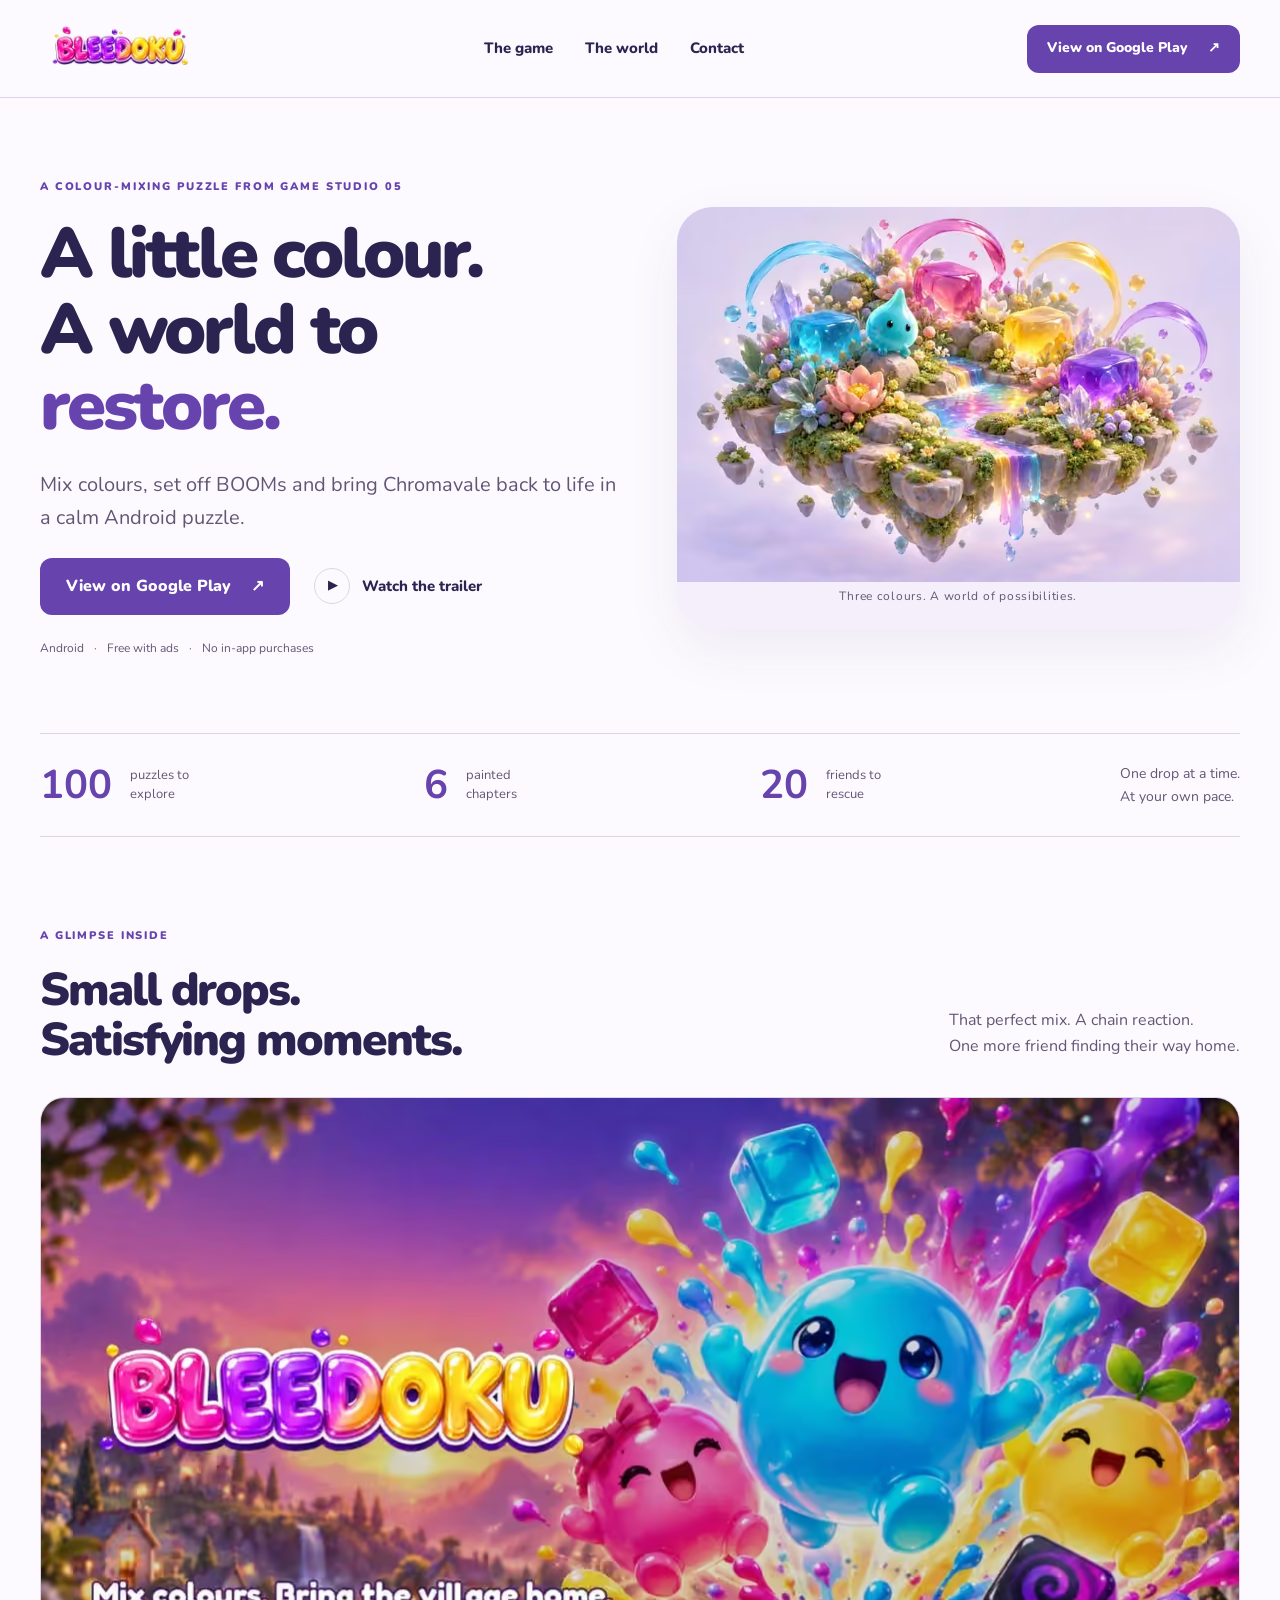
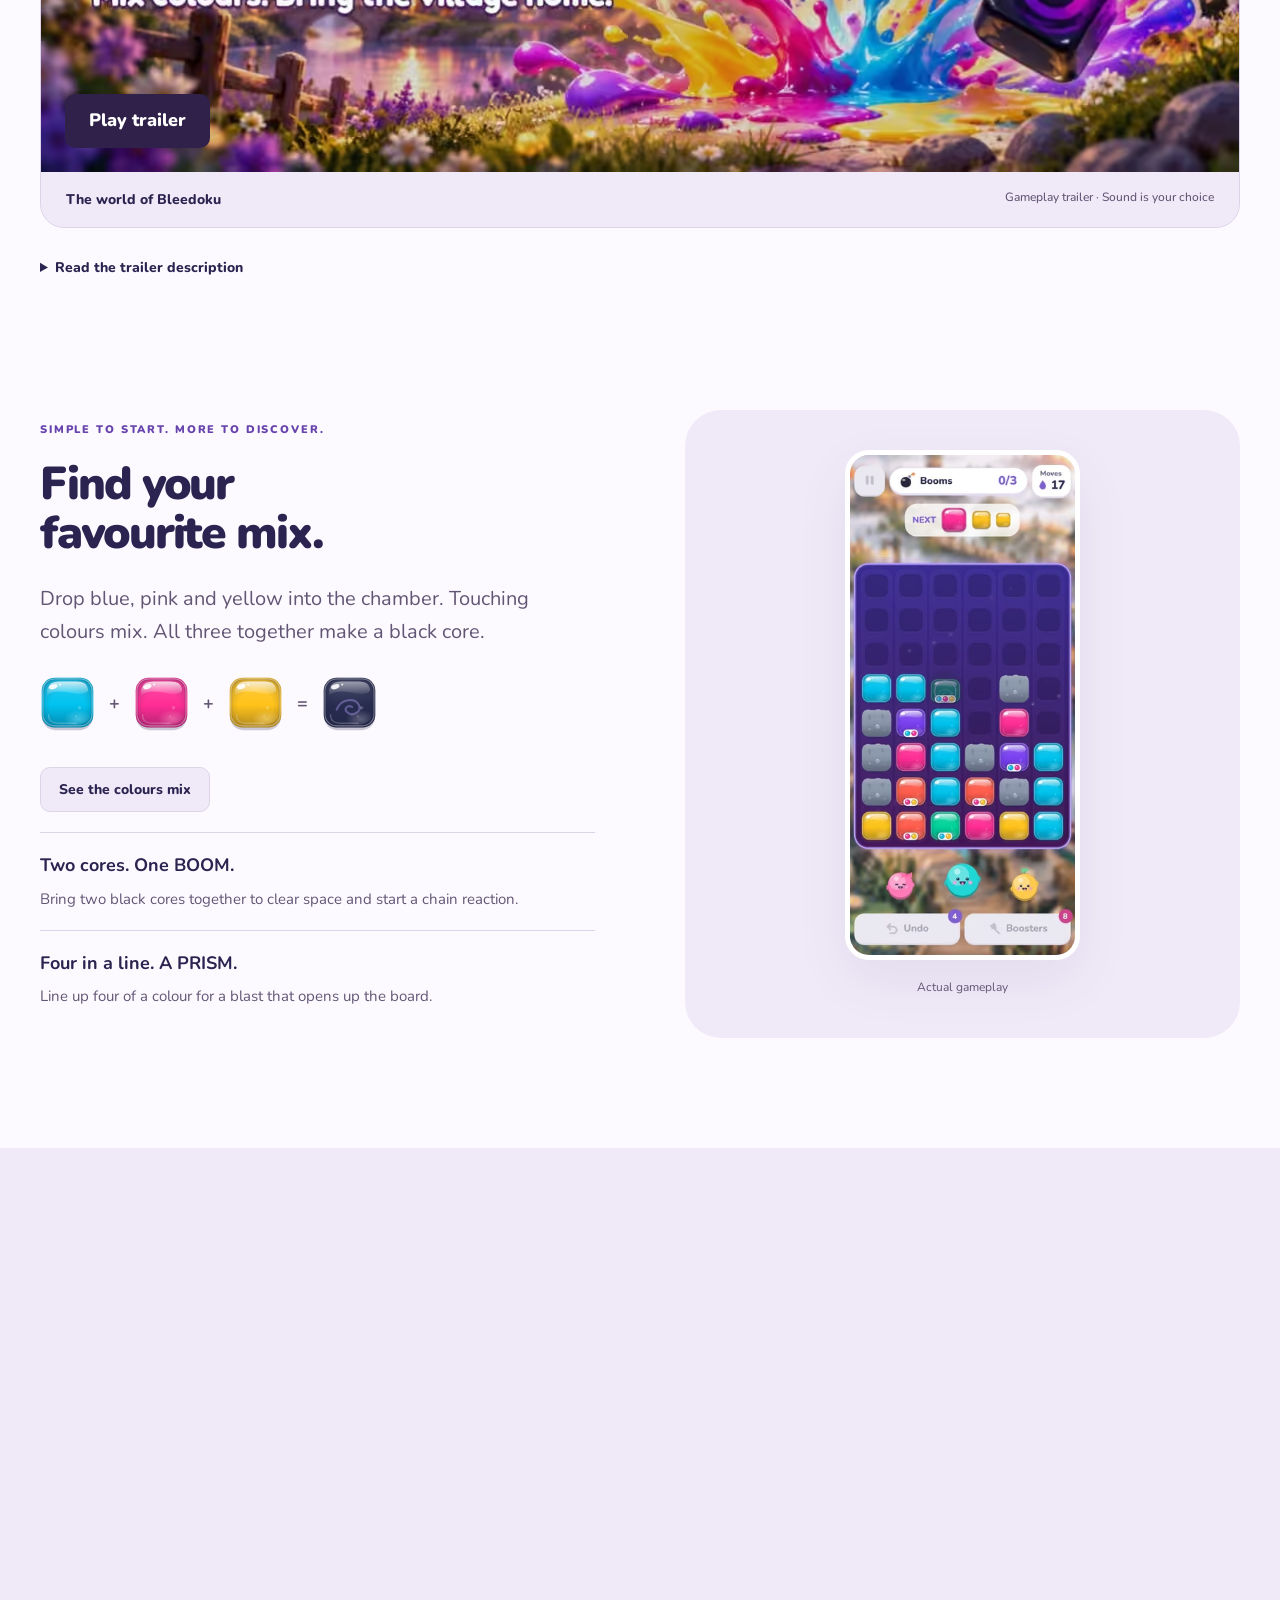
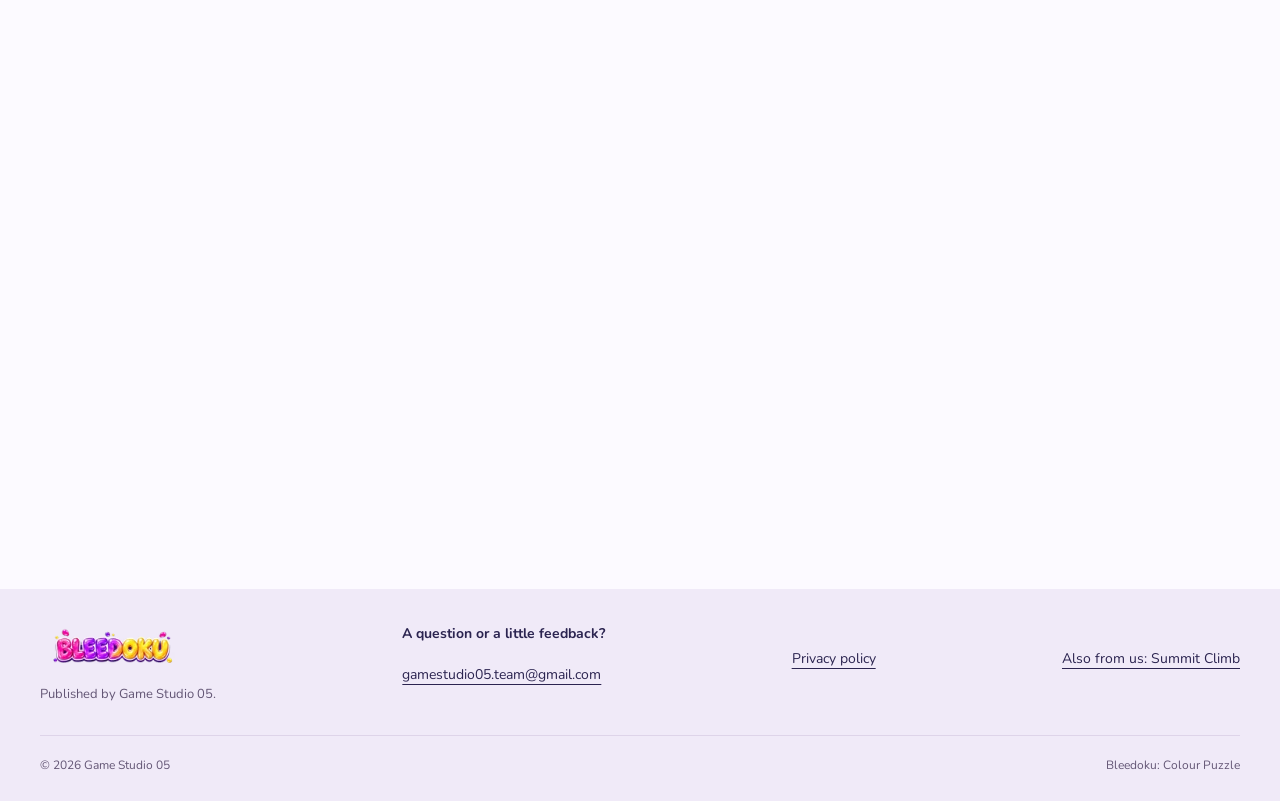
<file: index.html>
<!DOCTYPE html>
<html lang="en-GB" data-play-state="listing">
<head>
<meta charset="utf-8">
<meta http-equiv="Content-Security-Policy" content="default-src 'self'; script-src 'self' 'sha256-SNYcxhEqjTRPeXpWa45JNihxbmgvJIcl4j/TGmqzuy4='; style-src 'self'; img-src 'self'; font-src 'self'; media-src 'self'; connect-src 'self'; object-src 'none'; base-uri 'self'; form-action 'none'">
<meta name="referrer" content="strict-origin-when-cross-origin">
<meta name="description" content="Mix colours, make BOOMs and restore Chromavale. Discover the Android colour puzzle from Game Studio 05.">
<link rel="canonical" href="https://usamakhalid1199.github.io/">
<meta property="og:type" content="website">
<meta property="og:title" content="Bleedoku: Colour Puzzle">
<meta property="og:description" content="Mix colours, make BOOMs and restore Chromavale. Discover the Android colour puzzle from Game Studio 05.">
<meta property="og:url" content="https://usamakhalid1199.github.io/">
<meta property="og:image" content="https://usamakhalid1199.github.io/assets/img/social.jpg">
<meta property="og:image:width" content="1200">
<meta property="og:image:height" content="630">
<meta property="og:image:alt" content="Bleedoku logo beside a colourful game board in a painted village">
<meta name="twitter:card" content="summary_large_image">
<meta name="twitter:title" content="Bleedoku: Colour Puzzle">
<meta name="twitter:description" content="Mix colours, make BOOMs and restore Chromavale. Discover the Android colour puzzle from Game Studio 05.">
<meta name="twitter:image" content="https://usamakhalid1199.github.io/assets/img/social.jpg">
<meta name="theme-color" content="#fcfaff" media="(prefers-color-scheme: light)">
<meta name="theme-color" content="#171322" media="(prefers-color-scheme: dark)">
<link rel="icon" href="/assets/img/icon-32.png" sizes="32x32">
<link rel="apple-touch-icon" href="/assets/img/icon-180.png">
<link rel="preload" as="font" href="/assets/fonts/nunito-latin.woff2" type="font/woff2" crossorigin>
<meta name="viewport" content="width=device-width,initial-scale=1">
<title>Bleedoku: Colour Puzzle | Game Studio 05</title>
<link rel="stylesheet" href="assets/css/site.css">
<script type="application/ld+json">{"@context":"https://schema.org","@type":"MobileApplication","name":"Bleedoku: Colour Puzzle","operatingSystem":"ANDROID","applicationCategory":"GameApplication","inLanguage":"en","offers":{"@type":"Offer","price":"0","priceCurrency":"USD"},"publisher":{"@type":"Organization","name":"Game Studio 05"},"url":"https://usamakhalid1199.github.io/","contentRating":"13+"}</script>
<script src="assets/js/site.js" defer>
</script>
</head>
<body>
<a class="skip" href="#main">Skip to content</a>
<header>
<a class="brand" href="/">
<picture>
<source type="image/avif" srcset="assets/img/logo-160.avif 160w, assets/img/logo-320.avif 320w" sizes="160px">
<source type="image/webp" srcset="assets/img/logo-160.webp 160w, assets/img/logo-320.webp 320w" sizes="160px">
<img src="assets/img/logo-160.png" width="1024" height="576" alt="Bleedoku"  decoding="async">
</picture>
</a>
<nav aria-label="Main">
<a href="#play">The game</a>
<a href="#world">The world</a>
<a href="#help">Contact</a>
</nav>
<a class="button compact" href="https://play.google.com/store/apps/details?id=com.bleedoku.game&amp;referrer=utm_source%3Dwebsite%26utm_medium%3Dlanding" rel="noopener noreferrer">View on Google Play <span aria-hidden="true">&#8599;</span>
</a>
</header>
<main id="main">
<section class="hero wrap">
<div>
<p class="eyebrow">A COLOUR-MIXING PUZZLE FROM GAME STUDIO 05</p>
<h1>A little colour.<br>A world to <em>restore.</em>
</h1>
<p class="lead">Mix colours, set off BOOMs and bring Chromavale back to life in a calm Android puzzle.</p>
<div class="actions">
<a class="button" href="https://play.google.com/store/apps/details?id=com.bleedoku.game&amp;referrer=utm_source%3Dwebsite%26utm_medium%3Dlanding" rel="noopener noreferrer">View on Google Play <span aria-hidden="true">&#8599;</span>
</a>
<a class="watch" href="#trailer">
<span aria-hidden="true">&#9654;</span> Watch the trailer</a>
</div>
<p class="facts">Android <span>&middot;</span> Free with ads <span>&middot;</span> No in-app purchases</p>
</div>
<figure class="hero-art">
<picture>
<source type="image/avif" srcset="assets/img/garden-480.avif 480w, assets/img/garden-768.avif 768w, assets/img/garden-1200.avif 1200w" sizes="(max-width: 600px) calc(100vw - 32px), (max-width: 1000px) 45vw, 560px">
<source type="image/webp" srcset="assets/img/garden-480.webp 480w, assets/img/garden-768.webp 768w, assets/img/garden-1200.webp 1200w" sizes="(max-width: 600px) calc(100vw - 32px), (max-width: 1000px) 45vw, 560px">
<img src="assets/img/garden-768.jpg" width="1536" height="1024" alt="A miniature pigment garden with colourful blocks and a teal creature" fetchpriority="high" decoding="async">
</picture>
<figcaption>Three colours. A world of possibilities.</figcaption>
</figure>
</section>
<div class="numbers wrap">
<div>
<strong>100</strong>
<span>puzzles to explore</span>
</div>
<div>
<strong>6</strong>
<span>painted chapters</span>
</div>
<div>
<strong>20</strong>
<span>friends to rescue</span>
</div>
<p>One drop at a time.<br>At your own pace.</p>
</div>
<section class="section wrap" id="trailer">
<div class="heading">
<div>
<p class="eyebrow">A GLIMPSE INSIDE</p>
<h2>Small drops.<br>Satisfying moments.</h2>
</div>
<p>That perfect mix. A chain reaction.<br>One more friend finding their way home.</p>
</div>
<figure class="video">
<details class="video-shell"><summary><picture><source type="image/avif" srcset="assets/img/trailer-poster-480.avif 480w, assets/img/trailer-poster-768.avif 768w, assets/img/trailer-poster-1200.avif 1200w" sizes="(max-width: 600px) calc(100vw - 32px), 90vw"><source type="image/webp" srcset="assets/img/trailer-poster-480.webp 480w, assets/img/trailer-poster-768.webp 768w, assets/img/trailer-poster-1200.webp 1200w" sizes="(max-width: 600px) calc(100vw - 32px), 90vw"><img src="assets/img/trailer-poster-768.jpg" width="1280" height="720" loading="lazy" alt="Bleedoku's colourful creatures and title artwork"></picture><span class="video-open">Play trailer</span><span class="video-close">Close trailer</span></summary><video controls playsinline preload="none" poster="assets/img/trailer-poster-768.webp" aria-label="Bleedoku gameplay trailer" aria-describedby="trailer-description">
<source src="assets/video/trailer.mp4" type="video/mp4">
<track kind="captions" src="assets/video/trailer-en.vtt" srclang="en" label="English">
</video></details>
<figcaption>The world of Bleedoku <span>Gameplay trailer &middot; Sound is your choice</span>
</figcaption>
</figure>
<details class="transcript">
<summary>Read the trailer description</summary>
<p id="trailer-description">Game music accompanies the trailer. On-screen text introduces a cosy colour puzzle, colour mixing, combos, four-in-a-row PRISM blasts and 100 levels with glass, stone and ice. A rescue brings Sol home; a collection shows the friends in the village. The closing card reads Bleedoku, Free on Google Play.</p>
</details>
</section>
<section class="section wrap split" id="play">
<div>
<p class="eyebrow">SIMPLE TO START. MORE TO DISCOVER.</p>
<h2>Find your<br>favourite mix.</h2>
<p class="lead">Drop blue, pink and yellow into the chamber. Touching colours mix. All three together make a black core.</p>
<div class="recipe" role="group" aria-label="Blue plus pink plus yellow makes a black core">
<img src="assets/img/ink-1.svg" width="55" height="55" alt="Blue">
<b>+</b>
<img src="assets/img/ink-2.svg" width="55" height="55" alt="Pink">
<b>+</b>
<img src="assets/img/ink-4.svg" width="55" height="55" alt="Yellow">
<b>=</b>
<img src="assets/img/ink-7.svg" width="55" height="55" alt="Black core">
</div>
<button class="mix-button" type="button" hidden>See the colours mix</button>
<div class="rule">
<b>Two cores. One BOOM.</b>
<p>Bring two black cores together to clear space and start a chain reaction.</p>
</div>
<div class="rule">
<b>Four in a line. A PRISM.</b>
<p>Line up four of a colour for a blast that opens up the board.</p>
</div>
</div>
<figure class="phone-stage">
<picture>
<source type="image/avif" srcset="assets/img/gameplay-320.avif 320w, assets/img/gameplay-480.avif 480w, assets/img/gameplay-720.avif 720w" sizes="240px">
<source type="image/webp" srcset="assets/img/gameplay-320.webp 320w, assets/img/gameplay-480.webp 480w, assets/img/gameplay-720.webp 720w" sizes="240px">
<img src="assets/img/gameplay-480.jpg" width="1080" height="2400" alt="Bleedoku game board with coloured blocks" loading="lazy" decoding="async">
</picture>
<figcaption>Actual gameplay</figcaption>
</figure>
</section>
<section class="story" id="world">
<div class="wrap split">
<figure class="village">
<picture>
<source type="image/avif" srcset="assets/img/village-480.avif 480w, assets/img/village-768.avif 768w, assets/img/village-1200.avif 1200w" sizes="(max-width: 600px) calc(100vw - 32px), (max-width: 1000px) 45vw, 560px">
<source type="image/webp" srcset="assets/img/village-480.webp 480w, assets/img/village-768.webp 768w, assets/img/village-1200.webp 1200w" sizes="(max-width: 600px) calc(100vw - 32px), (max-width: 1000px) 45vw, 560px">
<img src="assets/img/village-768.jpg" width="864" height="1296" alt="Chromavale's cottages and gardens" loading="lazy" decoding="async">
</picture>
</figure>
<div>
<p class="eyebrow">WELCOME TO CHROMAVALE</p>
<h2>A puzzle with<br>a place in its heart.</h2>
<p class="lead">The Grey has drained the colour from the village. Help Tinta, the last apprentice ink-maker, rescue her friends and bring it back.</p>
<div class="characters">
<figure>
<picture>
<source type="image/avif" srcset="assets/img/tinta-192.avif 192w, assets/img/tinta-384.avif 384w" sizes="90px">
<source type="image/webp" srcset="assets/img/tinta-192.webp 192w, assets/img/tinta-384.webp 384w" sizes="90px">
<img src="assets/img/tinta-384.jpg" width="384" height="384" alt="Tinta" loading="lazy" decoding="async">
</picture>
<figcaption>Tinta</figcaption>
</figure>
<figure>
<picture>
<source type="image/avif" srcset="assets/img/mochi-192.avif 192w, assets/img/mochi-384.avif 384w" sizes="90px">
<source type="image/webp" srcset="assets/img/mochi-192.webp 192w, assets/img/mochi-384.webp 384w" sizes="90px">
<img src="assets/img/mochi-384.jpg" width="384" height="384" alt="Mochi" loading="lazy" decoding="async">
</picture>
<figcaption>Mochi</figcaption>
</figure>
<figure>
<picture>
<source type="image/avif" srcset="assets/img/pip-192.avif 192w, assets/img/pip-384.avif 384w" sizes="90px">
<source type="image/webp" srcset="assets/img/pip-192.webp 192w, assets/img/pip-384.webp 384w" sizes="90px">
<img src="assets/img/pip-384.jpg" width="384" height="384" alt="Pip" loading="lazy" decoding="async">
</picture>
<figcaption>Pip</figcaption>
</figure>
</div>
</div>
</div>
</section>
<section class="section wrap">
<p class="eyebrow">TAKE THE SCENIC ROUTE</p>
<h2>Six chapters. More colour<br>around every corner.</h2>
<div class="chapters" role="region" aria-label="Six painted chapters" tabindex="0">
<article>
<picture>
<source type="image/avif" srcset="assets/img/region1-240.avif 240w, assets/img/region1-400.avif 400w" sizes="(max-width: 600px) 45vw, 200px">
<source type="image/webp" srcset="assets/img/region1-240.webp 240w, assets/img/region1-400.webp 400w" sizes="(max-width: 600px) 45vw, 200px">
<img src="assets/img/region1-400.jpg" width="768" height="1152" alt="First light" loading="lazy" decoding="async">
</picture>
<span>01</span>
<h3>First light</h3>
</article>
<article>
<picture>
<source type="image/avif" srcset="assets/img/region2-240.avif 240w, assets/img/region2-400.avif 400w" sizes="(max-width: 600px) 45vw, 200px">
<source type="image/webp" srcset="assets/img/region2-240.webp 240w, assets/img/region2-400.webp 400w" sizes="(max-width: 600px) 45vw, 200px">
<img src="assets/img/region2-400.jpg" width="768" height="1152" alt="Into the bloom" loading="lazy" decoding="async">
</picture>
<span>02</span>
<h3>Into the bloom</h3>
</article>
<article>
<picture>
<source type="image/avif" srcset="assets/img/region3-240.avif 240w, assets/img/region3-400.avif 400w" sizes="(max-width: 600px) 45vw, 200px">
<source type="image/webp" srcset="assets/img/region3-240.webp 240w, assets/img/region3-400.webp 400w" sizes="(max-width: 600px) 45vw, 200px">
<img src="assets/img/region3-400.jpg" width="768" height="1152" alt="Cloud gardens" loading="lazy" decoding="async">
</picture>
<span>03</span>
<h3>Cloud gardens</h3>
</article>
<article>
<picture>
<source type="image/avif" srcset="assets/img/region4-240.avif 240w, assets/img/region4-400.avif 400w" sizes="(max-width: 600px) 45vw, 200px">
<source type="image/webp" srcset="assets/img/region4-240.webp 240w, assets/img/region4-400.webp 400w" sizes="(max-width: 600px) 45vw, 200px">
<img src="assets/img/region4-400.jpg" width="768" height="1152" alt="Crystal waters" loading="lazy" decoding="async">
</picture>
<span>04</span>
<h3>Crystal waters</h3>
</article>
<article>
<picture>
<source type="image/avif" srcset="assets/img/region5-240.avif 240w, assets/img/region5-400.avif 400w" sizes="(max-width: 600px) 45vw, 200px">
<source type="image/webp" srcset="assets/img/region5-240.webp 240w, assets/img/region5-400.webp 400w" sizes="(max-width: 600px) 45vw, 200px">
<img src="assets/img/region5-400.jpg" width="768" height="1152" alt="Prismatic skies" loading="lazy" decoding="async">
</picture>
<span>05</span>
<h3>Prismatic skies</h3>
</article>
<article>
<picture>
<source type="image/avif" srcset="assets/img/region6-240.avif 240w, assets/img/region6-400.avif 400w" sizes="(max-width: 600px) 45vw, 200px">
<source type="image/webp" srcset="assets/img/region6-240.webp 240w, assets/img/region6-400.webp 400w" sizes="(max-width: 600px) 45vw, 200px">
<img src="assets/img/region6-400.jpg" width="768" height="1152" alt="Chroma symphony" loading="lazy" decoding="async">
</picture>
<span>06</span>
<h3>Chroma symphony</h3>
</article>
</div>
</section>
<section class="section wrap">
<div class="heading">
<div>
<p class="eyebrow">MAKE TIME FOR A LITTLE PLAY</p>
<h2>A daily ritual.<br>Or a little rush.</h2>
</div>
<p>A monthly painting, an endless challenge<br>and a village full of familiar faces.</p>
</div>
<div class="modes" role="region" aria-label="Game modes and screenshots" tabindex="0">
<article>
<span class="eyebrow">DAILY PUZZLE</span>
<h3>Colour a little<br>more each day.</h3>
<p>Each daily win paints a piece of the monthly picture.</p>
<picture>
<source type="image/avif" srcset="assets/img/daily-320.avif 320w, assets/img/daily-480.avif 480w, assets/img/daily-720.avif 720w" sizes="240px">
<source type="image/webp" srcset="assets/img/daily-320.webp 320w, assets/img/daily-480.webp 480w, assets/img/daily-720.webp 720w" sizes="240px">
<img src="assets/img/daily-480.jpg" width="1080" height="2400" alt="The daily puzzle" loading="lazy" decoding="async">
</picture>
</article>
<article>
<span class="eyebrow">COLOUR RUSH</span>
<h3>Keep the<br>colours flowing.</h3>
<p>Mix, clear and chase your own best score in endless play.</p>
<picture>
<source type="image/avif" srcset="assets/img/rush-320.avif 320w, assets/img/rush-480.avif 480w, assets/img/rush-720.avif 720w" sizes="240px">
<source type="image/webp" srcset="assets/img/rush-320.webp 320w, assets/img/rush-480.webp 480w, assets/img/rush-720.webp 720w" sizes="240px">
<img src="assets/img/rush-480.jpg" width="1080" height="2400" alt="Colour Rush" loading="lazy" decoding="async">
</picture>
</article>
<article class="pets">
<span class="eyebrow">YOUR VILLAGE</span>
<h3>A place<br>to come home to.</h3>
<p>Rescue friends and hatch jelly pets for your village.</p>
<picture>
<source type="image/avif" srcset="assets/img/tinta-192.avif 192w, assets/img/tinta-384.avif 384w" sizes="90px">
<source type="image/webp" srcset="assets/img/tinta-192.webp 192w, assets/img/tinta-384.webp 384w" sizes="90px">
<img src="assets/img/tinta-384.jpg" width="384" height="384" alt="Tinta, the apprentice ink-maker" loading="lazy" decoding="async">
</picture>
</article>
</div>
</section>
<section class="calm wrap section">
<div>
<p class="eyebrow">CALM BY DESIGN</p>
<h2>A little breathing room.</h2>
</div>
<ul>
<li>No ads in the middle of a level</li>
<li>Reward videos are always optional</li>
<li>Calm motion and colour-blind shapes</li>
<li>Sound and vibration settings</li>
</ul>
</section>
<section class="final wrap">
<p class="eyebrow">YOUR NEXT COLOUR STORY</p>
<h2>Bring a little<br>colour home.</h2>
<a class="button" href="https://play.google.com/store/apps/details?id=com.bleedoku.game&amp;referrer=utm_source%3Dwebsite%26utm_medium%3Dlanding" rel="noopener noreferrer">View on Google Play &#8599;</a>
<p>Android &middot; English &middot; For ages 13+<br>Contains ads &middot; No in-app purchases</p>
</section>
</main>
<footer id="help">
<div class="wrap">
<div class="footer-top">
<div>
<picture>
<source type="image/avif" srcset="assets/img/logo-160.avif 160w, assets/img/logo-320.avif 320w" sizes="160px">
<source type="image/webp" srcset="assets/img/logo-160.webp 160w, assets/img/logo-320.webp 320w" sizes="160px">
<img src="assets/img/logo-160.png" width="1024" height="576" alt="Bleedoku"  decoding="async">
</picture>
<p>Published by Game Studio 05.</p>
</div>
<div>
<b>A question or a little feedback?</b>
<a href="mailto:gamestudio05.team@gmail.com">gamestudio05.team@gmail.com</a>
</div>
<a href="bleedoku/privacy.html">Privacy policy</a>
<a href="https://gamestudio05.github.io/summit-climb/">Also from us: Summit Climb</a>
</div>
<div class="copyright">&copy; 2026 Game Studio 05 <span>Bleedoku: Colour Puzzle</span>
</div>
</div>
</footer>
</body>
</html>
</file>
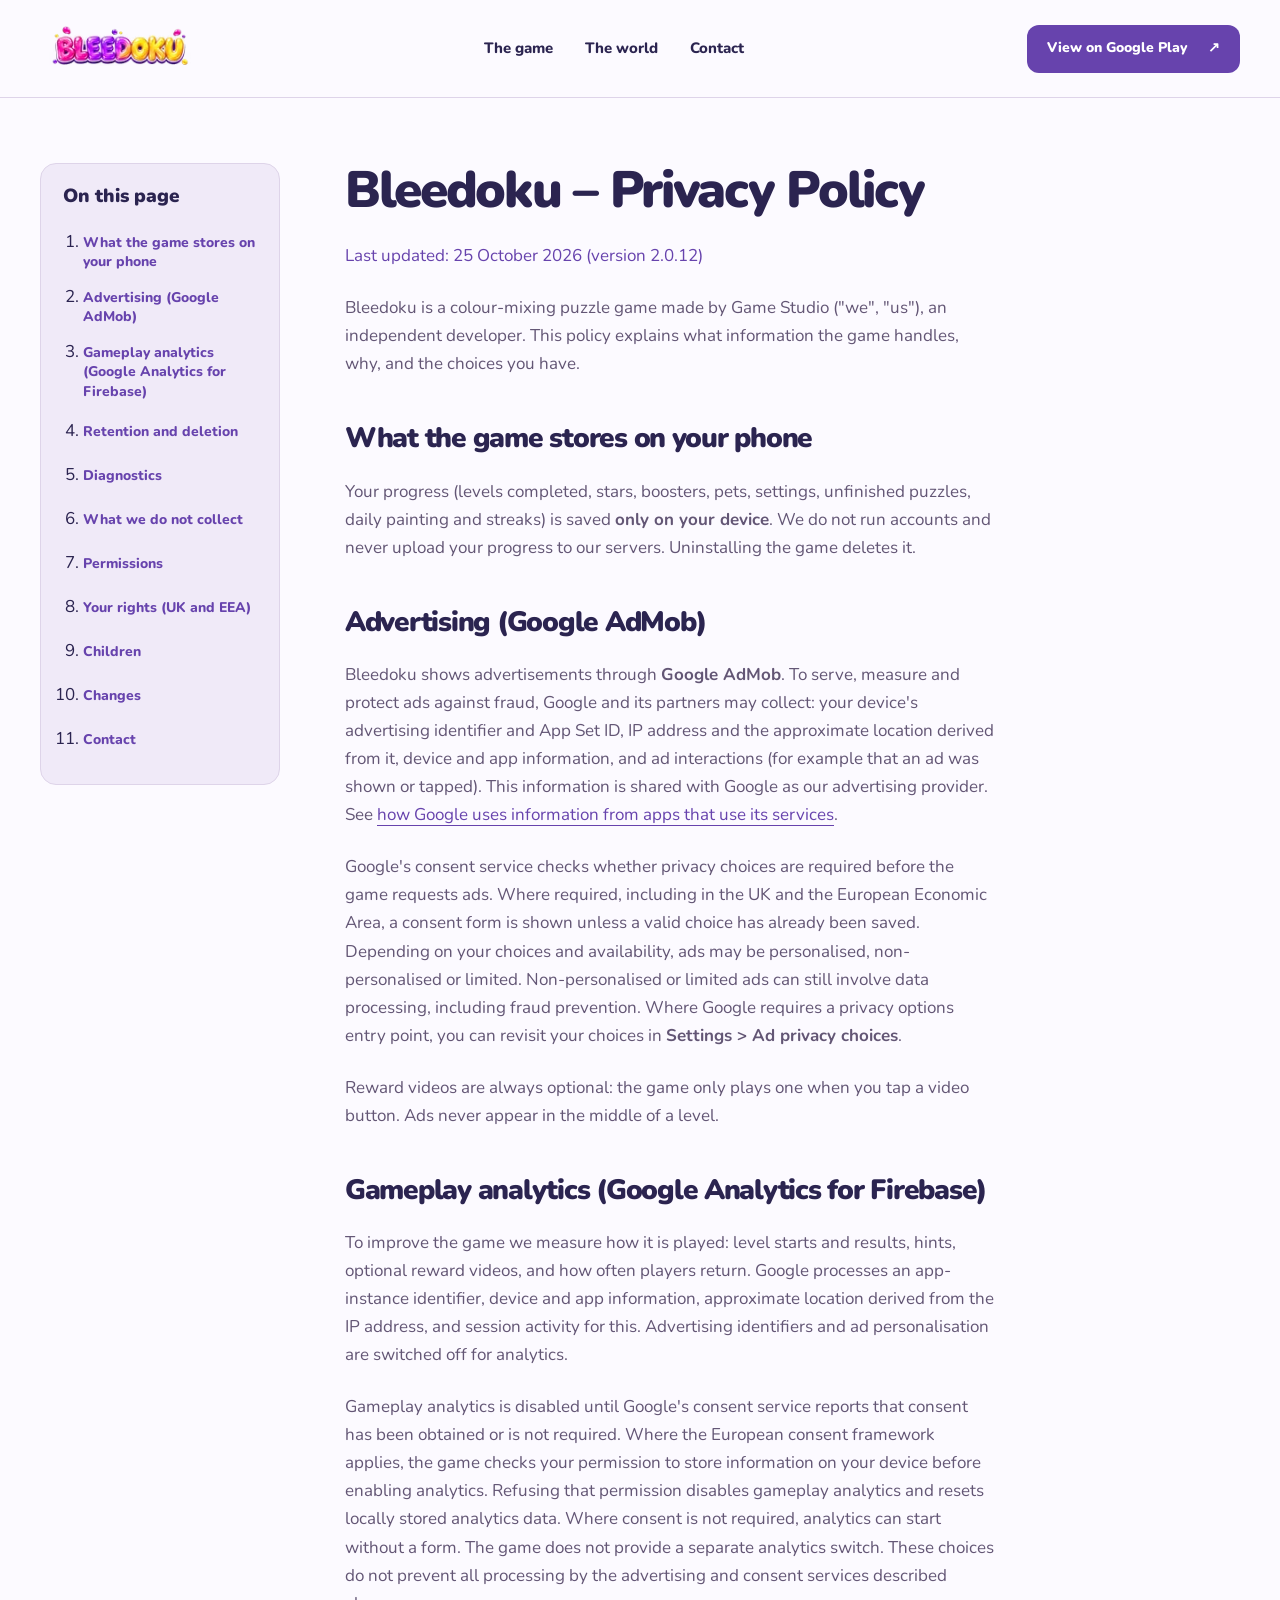
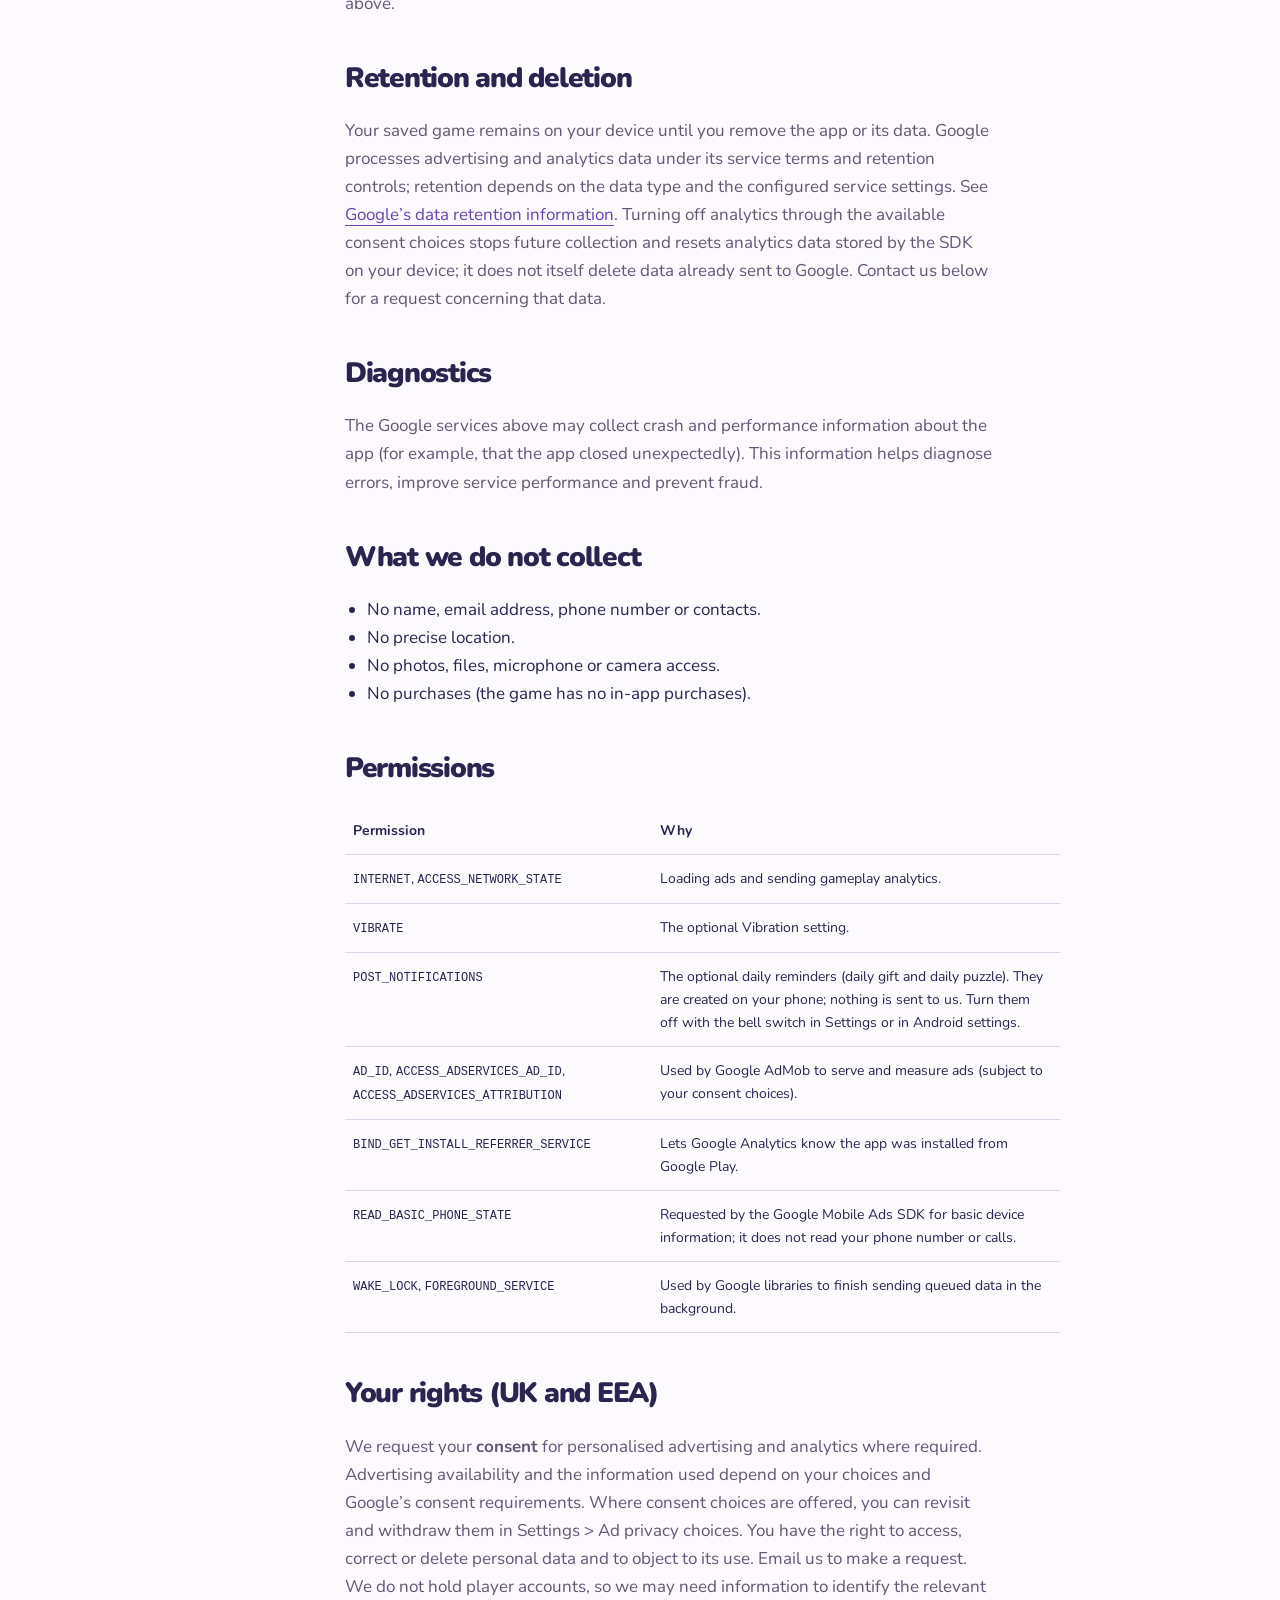
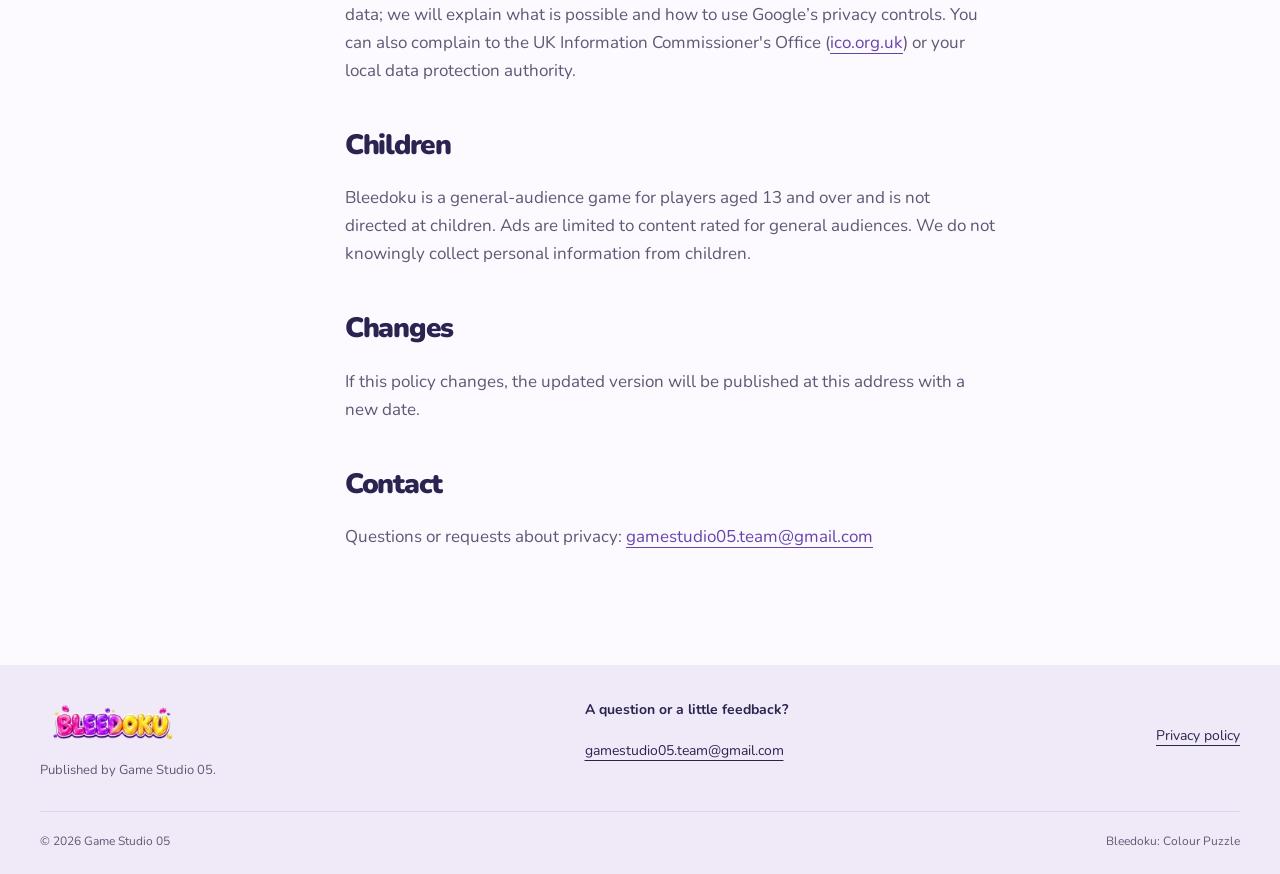
<file: bleedoku/privacy.html>
<!DOCTYPE html>
<html lang="en-GB">
<head>
<meta charset="utf-8">
<meta name="viewport" content="width=device-width,initial-scale=1">
<title>Privacy policy | Bleedoku: Colour Puzzle</title>
<meta http-equiv="Content-Security-Policy" content="default-src 'self'; script-src 'self' 'sha256-SNYcxhEqjTRPeXpWa45JNihxbmgvJIcl4j/TGmqzuy4='; style-src 'self'; img-src 'self'; font-src 'self'; media-src 'self'; connect-src 'self'; object-src 'none'; base-uri 'self'; form-action 'none'">
<meta name="referrer" content="strict-origin-when-cross-origin">
<meta name="description" content="How Bleedoku handles local saves, advertising, analytics and your privacy choices.">
<link rel="canonical" href="https://usamakhalid1199.github.io/bleedoku/privacy.html">
<meta property="og:type" content="website">
<meta property="og:title" content="Bleedoku privacy policy">
<meta property="og:description" content="How Bleedoku handles local saves, advertising, analytics and your privacy choices.">
<meta property="og:url" content="https://usamakhalid1199.github.io/bleedoku/privacy.html">
<meta property="og:image" content="https://usamakhalid1199.github.io/assets/img/social.jpg">
<meta property="og:image:width" content="1200">
<meta property="og:image:height" content="630">
<meta property="og:image:alt" content="Bleedoku logo beside a colourful game board in a painted village">
<meta name="twitter:card" content="summary_large_image">
<meta name="twitter:title" content="Bleedoku privacy policy">
<meta name="twitter:description" content="How Bleedoku handles local saves, advertising, analytics and your privacy choices.">
<meta name="twitter:image" content="https://usamakhalid1199.github.io/assets/img/social.jpg">
<meta name="theme-color" content="#fcfaff" media="(prefers-color-scheme: light)">
<meta name="theme-color" content="#171322" media="(prefers-color-scheme: dark)">
<link rel="icon" href="/assets/img/icon-32.png" sizes="32x32">
<link rel="apple-touch-icon" href="/assets/img/icon-180.png">
<link rel="preload" as="font" href="/assets/fonts/nunito-latin.woff2" type="font/woff2" crossorigin>
<link rel="stylesheet" href="/assets/css/site.css">
</head>
<body>
<a class="skip" href="#main">Skip to content</a>
<header>
<a class="brand" href="/">
<picture>
<source type="image/avif" srcset="/assets/img/logo-160.avif 160w, /assets/img/logo-320.avif 320w" sizes="160px">
<source type="image/webp" srcset="/assets/img/logo-160.webp 160w, /assets/img/logo-320.webp 320w" sizes="160px">
<img src="/assets/img/logo-160.png" width="1024" height="576" alt="Bleedoku"  decoding="async">
</picture>
</a>
<nav aria-label="Main">
<a href="/#play">The game</a>
<a href="/#world">The world</a>
<a href="/#help">Contact</a>
</nav>
<a class="button compact" href="https://play.google.com/store/apps/details?id=com.bleedoku.game&amp;referrer=utm_source%3Dwebsite%26utm_medium%3Dlanding" rel="noopener noreferrer">View on Google Play <span aria-hidden="true">&#8599;</span>
</a>
</header>
<main id="main" class="policy wrap">
<nav class="contents" aria-label="Policy contents">
<h2>On this page</h2>
<ol>
<li>
<a href="#what-the-game-stores-on-your-phone">What the game stores on your phone</a>
</li>
<li>
<a href="#advertising-google-admob">Advertising (Google AdMob)</a>
</li>
<li>
<a href="#gameplay-analytics-google-analytics-for-firebase">Gameplay analytics (Google Analytics for Firebase)</a>
</li>
<li>
<a href="#retention-and-deletion">Retention and deletion</a>
</li>
<li>
<a href="#diagnostics">Diagnostics</a>
</li>
<li>
<a href="#what-we-do-not-collect">What we do not collect</a>
</li>
<li>
<a href="#permissions">Permissions</a>
</li>
<li>
<a href="#your-rights-uk-and-eea">Your rights (UK and EEA)</a>
</li>
<li>
<a href="#children">Children</a>
</li>
<li>
<a href="#changes">Changes</a>
</li>
<li>
<a href="#contact">Contact</a>
</li>
</ol>
</nav>
<article id="policy-text">
<h1>Bleedoku – Privacy Policy</h1>
<p>
<em>Last updated: 25 October 2026 (version 2.0.12)</em>
</p>
<p>Bleedoku is a colour-mixing puzzle game made by Game Studio ("we", "us"), an independent developer. This policy explains what information the game handles, why, and the choices you have.</p>

<h2 id="what-the-game-stores-on-your-phone">What the game stores on your phone</h2>
<p>Your progress (levels completed, stars, boosters, pets, settings, unfinished puzzles, daily painting and streaks) is saved <strong>only on your device</strong>. We do not run accounts and never upload your progress to our servers. Uninstalling the game deletes it.</p>

<h2 id="advertising-google-admob">Advertising (Google AdMob)</h2>
<p>Bleedoku shows advertisements through <strong>Google AdMob</strong>. To serve, measure and protect ads against fraud, Google and its partners may collect: your device's advertising identifier and App Set ID, IP address and the approximate location derived from it, device and app information, and ad interactions (for example that an ad was shown or tapped). This information is shared with Google as our advertising provider. See <a href="https://policies.google.com/technologies/partner-sites">how Google uses information from apps that use its services</a>.</p>
<p>Google's consent service checks whether privacy choices are required before the game requests ads. Where required, including in the UK and the European Economic Area, a consent form is shown unless a valid choice has already been saved. Depending on your choices and availability, ads may be personalised, non-personalised or limited. Non-personalised or limited ads can still involve data processing, including fraud prevention. Where Google requires a privacy options entry point, you can revisit your choices in <strong>Settings &gt; Ad privacy choices</strong>.</p>
<p>Reward videos are always optional: the game only plays one when you tap a video button. Ads never appear in the middle of a level.</p>

<h2 id="gameplay-analytics-google-analytics-for-firebase">Gameplay analytics (Google Analytics for Firebase)</h2>
<p>To improve the game we measure how it is played: level starts and results, hints, optional reward videos, and how often players return. Google processes an app-instance identifier, device and app information, approximate location derived from the IP address, and session activity for this. Advertising identifiers and ad personalisation are switched off for analytics.</p>
<p>Gameplay analytics is disabled until Google's consent service reports that consent has been obtained or is not required. Where the European consent framework applies, the game checks your permission to store information on your device before enabling analytics. Refusing that permission disables gameplay analytics and resets locally stored analytics data. Where consent is not required, analytics can start without a form. The game does not provide a separate analytics switch. These choices do not prevent all processing by the advertising and consent services described above.</p>
<h2 id="retention-and-deletion">Retention and deletion</h2>
<p>Your saved game remains on your device until you remove the app or its data. Google processes advertising and analytics data under its service terms and retention controls; retention depends on the data type and the configured service settings. See <a href="https://policies.google.com/technologies/retention">Google’s data retention information</a>. Turning off analytics through the available consent choices stops future collection and resets analytics data stored by the SDK on your device; it does not itself delete data already sent to Google. Contact us below for a request concerning that data.</p>

<h2 id="diagnostics">Diagnostics</h2>
<p>The Google services above may collect crash and performance information about the app (for example, that the app closed unexpectedly). This information helps diagnose errors, improve service performance and prevent fraud.</p>

<h2 id="what-we-do-not-collect">What we do not collect</h2>
<ul>
  <li>No name, email address, phone number or contacts.</li>
  <li>No precise location.</li>
  <li>No photos, files, microphone or camera access.</li>
  <li>No purchases (the game has no in-app purchases).</li>
</ul>

<h2 id="permissions">Permissions</h2>
<table>
<tbody>
  <tr>
<th>Permission</th>
<th>Why</th>
</tr>
  <tr>
<td>
<code>INTERNET</code>, <code>ACCESS_NETWORK_STATE</code>
</td>
<td>Loading ads and sending gameplay analytics.</td>
</tr>
  <tr>
<td>
<code>VIBRATE</code>
</td>
<td>The optional Vibration setting.</td>
</tr>
  <tr>
<td>
<code>POST_NOTIFICATIONS</code>
</td>
<td>The optional daily reminders (daily gift and daily puzzle). They are created on your phone; nothing is sent to us. Turn them off with the bell switch in Settings or in Android settings.</td>
</tr>
  <tr>
<td>
<code>AD_ID</code>, <code>ACCESS_ADSERVICES_AD_ID</code>, <code>ACCESS_ADSERVICES_ATTRIBUTION</code>
</td>
<td>Used by Google AdMob to serve and measure ads (subject to your consent choices).</td>
</tr>
  <tr>
<td>
<code>BIND_GET_INSTALL_REFERRER_SERVICE</code>
</td>
<td>Lets Google Analytics know the app was installed from Google Play.</td>
</tr>
  <tr>
<td>
<code>READ_BASIC_PHONE_STATE</code>
</td>
<td>Requested by the Google Mobile Ads SDK for basic device information; it does not read your phone number or calls.</td>
</tr>
  <tr>
<td>
<code>WAKE_LOCK</code>, <code>FOREGROUND_SERVICE</code>
</td>
<td>Used by Google libraries to finish sending queued data in the background.</td>
</tr>
</tbody>
</table>

<h2 id="your-rights-uk-and-eea">Your rights (UK and EEA)</h2>
<p>We request your <strong>consent</strong> for personalised advertising and analytics where required. Advertising availability and the information used depend on your choices and Google’s consent requirements. Where consent choices are offered, you can revisit and withdraw them in Settings &gt; Ad privacy choices. You have the right to access, correct or delete personal data and to object to its use. Email us to make a request. We do not hold player accounts, so we may need information to identify the relevant data; we will explain what is possible and how to use Google’s privacy controls. You can also complain to the UK Information Commissioner's Office (<a href="https://ico.org.uk">ico.org.uk</a>) or your local data protection authority.</p>

<h2 id="children">Children</h2>
<p>Bleedoku is a general-audience game for players aged 13 and over and is not directed at children. Ads are limited to content rated for general audiences. We do not knowingly collect personal information from children.</p>

<h2 id="changes">Changes</h2>
<p>If this policy changes, the updated version will be published at this address with a new date.</p>

<h2 id="contact">Contact</h2>
<p>Questions or requests about privacy: <a href="mailto:gamestudio05.team@gmail.com">gamestudio05.team@gmail.com</a>
</p>
</article>
</main>
<footer id="help">
<div class="wrap">
<div class="footer-top">
<div>
<picture>
<source type="image/avif" srcset="/assets/img/logo-160.avif 160w, /assets/img/logo-320.avif 320w" sizes="160px">
<source type="image/webp" srcset="/assets/img/logo-160.webp 160w, /assets/img/logo-320.webp 320w" sizes="160px">
<img src="/assets/img/logo-160.png" width="1024" height="576" alt="Bleedoku"  decoding="async">
</picture>
<p>Published by Game Studio 05.</p>
</div>
<div>
<b>A question or a little feedback?</b>
<a href="mailto:gamestudio05.team@gmail.com">gamestudio05.team@gmail.com</a>
</div>
<a href="/bleedoku/privacy.html">Privacy policy</a>
</div>
<div class="copyright">&copy; 2026 Game Studio 05 <span>Bleedoku: Colour Puzzle</span>
</div>
</div>
</footer>
</body>
</html>
</file>
<file: assets/css/site.css>
@font-face {
  font-family:Nunito;
  src:url('../fonts/nunito-latin.woff2') format('woff2');
  font-weight:200 1000;
  font-display:swap
}
:root {
  color-scheme:light dark;
  --bg:#fcfaff;
  --surface:#f0eaf8;
  --card:#fff;
  --ink:#2b2450;
  --muted:#635675;
  --pink:#d63f8c;
  --violet:#7752de;
  --accent:#6743ad;
  --line:#ded4e9;
  --cyan:#00c2ef;
  --magenta:#ff2995;
  --yellow:#ffce32;
  --space:24px;
  --radius:24px;
  --shadow:0 20px 55px #38235312;
  --small:14px;
  --body:18px;
  --h1:clamp(46px,5.5vw,80px);
  --h2:clamp(34px,3.6vw,52px)
}
* {
  box-sizing:border-box
}
body {
  margin:0;
  background:var(--bg);
  color:var(--ink);
  font:var(--body)/1.65 Nunito,sans-serif
}
a {
  color:inherit;
  text-underline-offset:5px
}
img {
  max-width:100%;
  height:auto;
  display:block
}
figure {
  margin:0
}
h1,h2,h3 {
  line-height:1.08;
  letter-spacing:-.045em;
  margin:0 0 24px;
  font-weight:900
}
h1 {
  font-size:var(--h1)
}
h2 {
  font-size:var(--h2)
}
h3 {
  font-size:29px
}
p {
  color:var(--muted);
  margin:0 0 24px;
  max-width:65ch
}
h1 em {
  font-style:normal;
  color:var(--accent)
}
.wrap {
  width:min(1200px,calc(100% - 80px));
  margin:auto
}
header {
  max-width:1360px;
  margin:auto;
  min-height:98px;
  display:flex;
  align-items:center;
  justify-content:space-between;
  padding:0 40px;
  gap:32px;
  border-bottom:1px solid var(--line)
}
.brand img {
  width:160px;
  height:80px;
  object-fit:contain
}
nav {
  display:flex;
  gap:32px
}
nav a {
  text-decoration:none;
  font-size:15px;
  font-weight:800;
  padding:14px 0
}
.button {
  display:inline-flex;
  align-items:center;
  justify-content:center;
  gap:20px;
  background:var(--accent);
  color:#fff;
  border:2px solid transparent;
  border-radius:12px;
  padding:16px 24px;
  min-height:48px;
  line-height:1.3;
  font-size:16px;
  font-weight:850;
  text-decoration:none;
  transition:background .18s
}
.button:hover {
  background:#4f3289
}
.button:active {
  background:#3e246c
}
.button[aria-disabled=true] {
  background:#6a6473;
  cursor:not-allowed
}
.compact {
  font-size:14px;
  padding:12px 18px
}
a:focus-visible,video:focus-visible {
  outline:3px solid var(--accent);
  outline-offset:5px
}
.hero {
  display:grid;
  grid-template-columns:1.05fr 1fr;
  align-items:center;
  gap:45px;
  min-height:635px;
  padding:65px 0 60px
}
.eyebrow {
  font-size:11px;
  letter-spacing:.17em;
  font-weight:900;
  color:var(--accent);
  margin-bottom:20px
}
.lead {
  font-size:20px;
  max-width:48ch
}
.actions {
  display:flex;
  gap:24px;
  align-items:center;
  flex-wrap:wrap
}
.watch {
  display:inline-flex;
  gap:12px;
  align-items:center;
  min-height:48px;
  text-decoration:none;
  font-size:15px;
  font-weight:800
}
.watch span {
  font-size:12px;
  display:grid;
  place-items:center;
  width:36px;
  height:36px;
  border:1px solid var(--line);
  border-radius:50%
}
.facts {
  font-size:12px;
  margin:24px 0 0
}
.facts span {
  padding:0 7px
}
.hero-art {
  background:#f4effa;
  border-radius:36px;
  overflow:hidden;
  box-shadow:var(--shadow)
}
.hero-art>img {
  width:100%;
  mix-blend-mode:multiply
}
.hero-art figcaption {
  color:#635675;
  text-align:center;
  font-size:12px;
  letter-spacing:.06em;
  padding:5px 20px 24px
}
.numbers {
  display:flex;
  align-items:center;
  justify-content:space-between;
  border-block:1px solid var(--line);
  padding:28px 0
}
.numbers>div {
  display:flex;
  align-items:center;
  gap:18px
}
.numbers strong {
  font-size:40px;
  line-height:1;
  color:var(--accent)
}
.numbers span {
  font-size:13px;
  max-width:80px;
  line-height:1.5;
  color:var(--muted)
}
.numbers p {
  font-size:14px;
  margin:0
}
.section {
  padding:90px 0 30px
}
.heading {
  display:flex;
  justify-content:space-between;
  align-items:end;
  gap:35px;
  margin-bottom:32px
}
.heading h2 {
  margin-bottom:0
}
.heading>p {
  font-size:16px;
  margin-bottom:5px
}
.video {
  background:var(--surface);
  border:1px solid var(--line);
  border-radius:var(--radius);
  overflow:hidden
}
.video video {
  display:block;
  width:100%;
  aspect-ratio:16/9;
  background:#241a38
}
.video figcaption {
  padding:16px 25px;
  font-size:14px;
  font-weight:800;
  display:flex;
  justify-content:space-between
}
.video figcaption span {
  font-size:12px;
  color:var(--muted);
  font-weight:500
}
.split {
  display:grid;
  grid-template-columns:1fr 1fr;
  align-items:center;
  gap:90px
}
.recipe {
  display:flex;
  gap:14px;
  align-items:center;
  margin:28px 0 36px
}
.recipe img {
  width:55px
}
.recipe b {
  font-size:18px;
  color:var(--muted)
}
.rule {
  border-top:1px solid var(--line);
  padding:18px 0 0
}
.rule p {
  font-size:15px;
  margin-top:6px
}
.phone-stage {
  background:var(--surface);
  border-radius:36px;
  padding:40px;
  display:grid;
  justify-items:center
}
.phone-stage img {
  width:235px;
  border-radius:24px;
  border:5px solid white;
  box-shadow:var(--shadow)
}
.phone-stage figcaption {
  font-size:12px;
  color:var(--muted);
  margin-top:18px
}
.story {
  background:var(--surface);
  padding:70px 0;
  margin-top:80px
}
.village {
  height:490px;
  border-radius:200px 200px 20px 20px;
  overflow:hidden
}
.village img {
  height:100%;
  width:100%;
  object-fit:cover;
  object-position:50% 25%
}
.characters {
  display:flex;
  gap:28px;
  margin-top:32px
}
.characters figure {
  max-width:90px;
  text-align:center;
  font-size:13px;
  font-weight:800
}
.characters img {
  width:90px;
  height:90px;
  border-radius:50%;
  margin-bottom:10px
}
.chapters {
  display:grid;
  grid-template-columns:repeat(6,1fr);
  gap:18px;
  margin-top:35px
}
.chapters article {
  min-width:0
}
.chapters img {
  height:220px;
  width:100%;
  object-fit:cover;
  border-radius:16px
}
.chapters span {
  font-size:11px;
  color:var(--accent);
  display:block;
  margin:16px 0 6px;
  font-weight:900
}
.chapters h3 {
  font-size:20px;
  line-height:1.2
}
.modes {
  display:grid;
  grid-template-columns:repeat(3,1fr);
  gap:24px
}
.modes article {
  background:var(--surface);
  border-radius:var(--radius);
  padding:30px 30px 0;
  overflow:hidden;
  height:540px
}
.modes article>span {
  display:block
}
.modes p {
  font-size:15px
}
.modes article>img {
  width:180px;
  margin:24px auto 0;
  border:4px solid white;
  border-radius:20px
}
.modes .pets>img {
  border:0;
  border-radius:50%;
  width:240px
}
.calm {
  display:grid;
  grid-template-columns:1fr 1fr;
  gap:50px;
  border-bottom:1px solid var(--line);
  padding-bottom:70px
}
.calm ul {
  list-style:none;
  padding:0;
  margin:0
}
.calm li {
  padding:13px 0;
  border-bottom:1px solid var(--line);
  font-size:16px
}
.calm li:before {
  content:'\2713';
  color:var(--accent);
  margin-right:15px;
  font-weight:900
}
.final {
  text-align:center;
  padding:100px 0
}
.final h2 {
  font-size:clamp(42px,4.8vw,68px)
}
.final p {
  margin:24px auto 0;
  font-size:12px
}
.final .eyebrow {
  margin:0 auto 18px
}
footer {
  background:var(--surface);
  padding:25px 0
}
.footer-top {
  display:flex;
  align-items:center;
  justify-content:space-between;
  gap:25px;
  padding:0 0 30px
}
.footer-top img {
  width:145px;
  height:70px;
  object-fit:contain
}
.footer-top p {
  font-size:13px;
  margin:0
}
.footer-top b {
  display:block;
  font-size:14px;
  margin-bottom:8px
}
.footer-top a {
  font-size:14px;
  display:inline-block;
  min-height:44px;
  line-height:44px
}
.copyright {
  display:flex;
  justify-content:space-between;
  border-top:1px solid var(--line);
  padding-top:20px;
  font-size:12px;
  color:var(--muted)
}
@media(prefers-color-scheme:dark) {
  :root {
  --bg:#171322;
  --surface:#241d33;
  --card:#30263f;
  --ink:#f1eaff;
  --muted:#c3b8d0;
  --accent:#bda3f1;
  --line:#494052;
  --shadow:none
}
.button {
  background:#bda3f1;
  color:#21152f
}
.button:hover {
  background:#cdb9f7
}
.button:active {
  background:#a78cde
}
.button[aria-disabled=true] {
  background:#82758d;
  color:#171322
}
.hero-art {
  background:#e5daf0
}
.eyebrow {
  color:#bda3f1
}

}
@media(max-width:1000px) {
  .wrap {
  width:calc(100% - 48px)
}
header {
  padding:0 24px;
  gap:20px
}
nav {
  gap:20px
}
.hero {
  gap:25px;
  min-height:560px
}
.actions {
  gap:15px
}
.split {
  gap:45px
}
.numbers p {
  display:none
}
.chapters {
  grid-template-columns:repeat(3,1fr)
}
.chapters img {
  height:280px
}
.modes {
  gap:16px
}
.modes article {
  padding:22px 22px 0
}
.modes h3 {
  font-size:25px
}
.footer-top {
  gap:15px
}

}
@media(max-width:600px) {
  .wrap {
  width:calc(100% - 32px)
}
header {
  padding:8px 16px 12px;
  flex-wrap:wrap;
  gap:0
}
.brand img {
  width:124px;
  height:58px
}
header .compact {
  font-size:12px;
  gap:8px;
  padding:10px 12px;
  margin-left:auto
}
nav {
  order:3;
  width:100%;
  justify-content:center;
  gap:35px
}
nav a {
  font-size:13px;
  padding:10px 0;
  min-height:44px
}
.hero {
  grid-template-columns:1fr;
  gap:30px;
  padding:44px 0 36px;
  text-align:left
}
.hero h1 {
  font-size:49px
}
.eyebrow {
  font-size:10px;
  letter-spacing:.13em
}
.hero .lead {
  font-size:18px
}
.actions {
  gap:16px;
  align-items:center
}
.actions .button {
  font-size:14px;
  padding:15px 18px
}
.watch {
  font-size:13px
}
.hero-art {
  border-radius:22px
}
.hero-art figcaption {
  font-size:11px;
  padding-bottom:16px
}
.facts {
  font-size:11px
}
.numbers {
  gap:12px;
  padding:22px 0
}
.numbers>div {
  display:block
}
.numbers strong {
  font-size:29px
}
.numbers span {
  display:block;
  font-size:11px;
  margin-top:7px
}
.section {
  padding:55px 0 20px
}
.heading {
  display:block;
  margin-bottom:24px
}
.heading p {
  margin-top:20px;
  font-size:15px
}
.heading .eyebrow {
  margin-top:0
}
.video {
  border-radius:15px
}
.video figcaption {
  display:block;
  font-size:13px;
  padding:14px 16px
}
.video figcaption span {
  display:block;
  margin-top:5px;
  font-size:11px
}
.split {
  grid-template-columns:1fr;
  gap:30px
}
.recipe {
  gap:9px
}
.recipe img {
  width:48px
}
.phone-stage {
  padding:28px;
  border-radius:24px
}
.phone-stage img {
  width:205px
}
.story {
  margin-top:45px;
  padding:40px 0
}
.village {
  height:350px
}
.characters {
  gap:25px
}
.characters img {
  width:75px;
  height:75px
}
.chapters {
  grid-template-columns:repeat(2,1fr);
  gap:18px
}
.chapters img {
  height:230px
}
.chapters h3 {
  font-size:19px
}
.modes {
  grid-template-columns:1fr;
  gap:20px
}
.modes article {
  height:450px;
  padding:26px 26px 0
}
.modes article>img {
  width:170px;
  margin-top:22px
}
.modes .pets {
  height:390px
}
.modes .pets>img {
  width:200px
}
.modes h3 {
  font-size:29px
}
.calm {
  grid-template-columns:1fr;
  gap:12px;
  padding-bottom:45px
}
.calm h2 {
  margin-bottom:12px
}
.calm li {
  font-size:14px
}
.final {
  padding:65px 0
}
.final p {
  max-width:280px;
  line-height:1.8
}
.footer-top {
  display:block
}
.footer-top>div {
  margin-bottom:22px
}
.copyright {
  display:block;
  line-height:2
}
.copyright span {
  display:block
}

}
@media(prefers-reduced-motion:reduce) {
  * {
  transition:none!important;
  animation:none!important;
  scroll-behavior:auto!important
}

}

/* Production components and responsive-image wrappers. */
.hero-art picture {
  display:block
}
.hero-art picture img {
  width:100%;
  mix-blend-mode:multiply
}
.phone-stage picture {
  display:block;
  width:235px
}
.phone-stage picture img {
  width:100%;
  height:auto
}
.modes article>picture {
  display:block;
  width:180px;
  margin:24px auto 0
}
.modes article>picture img {
  width:100%;
  border:4px solid #fff;
  border-radius:20px
}
.modes .pets>picture {
  width:240px
}
.modes .pets>picture img {
  border:0;
  border-radius:50%
}
.village picture {
  display:block;
  height:100%
}
.brand picture {
  display:block
}
.chapters {
  display:flex;
  overflow-x:auto;
  scroll-snap-type:x mandatory;
  padding:0 0 18px;
  scrollbar-color:var(--accent) var(--surface)
}
.chapters article {
  flex:0 0 calc((100% - 90px)/6);
  scroll-snap-align:start
}
.chapters:focus-visible,.modes:focus-visible {
  outline:3px solid var(--accent);
  outline-offset:5px
}
.skip {
  position:fixed;
  top:-100px;
  left:16px;
  background:var(--card);
  color:var(--ink);
  z-index:100;
  padding:12px 20px
}
.skip:focus {
  top:16px
}
.transcript {
  margin-top:18px;
  font-size:14px;
  max-width:70ch
}
.transcript summary {
  cursor:pointer;
  min-height:44px;
  padding:10px 0;
  font-weight:800
}
.transcript p {
  margin-top:12px
}
.mix-button {
  font:800 14px Nunito,sans-serif;
  background:var(--surface);
  color:var(--ink);
  border:1px solid var(--line);
  border-radius:10px;
  padding:12px 18px;
  min-height:44px;
  cursor:pointer;
  margin-bottom:20px
}
.mix-button:hover {
  border-color:var(--accent)
}
.mix-button:focus-visible,summary:focus-visible {
  outline:3px solid var(--accent);
  outline-offset:4px
}
.mixing img:last-child {
  animation:mix .6s ease-out
}
.mixing img:not(:last-child) {
  animation:drop .6s ease-out
}
@keyframes mix {
  0% {
  transform:scale(.8)
}
55% {
  transform:scale(1.12)
}
100% {
  transform:scale(1)
}

}
@keyframes drop {
  0% {
  transform:translateY(-10px)
}
100% {
  transform:none
}

}
.enter {
  animation:enter .5s ease-out
}
@keyframes enter {
  from {
  transform:translateY(12px)
}
to {
  transform:none
}

}
.policy {
  display:grid;
  grid-template-columns:240px minmax(0,1fr);
  gap:65px;
  padding:65px 0 90px;
  align-items:start
}
.policy article {
  max-width:65ch;
  min-width:0
}
.policy h1 {
  font-size:clamp(34px,4vw,52px)
}
.policy h2 {
  font-size:28px;
  margin-top:45px;
  scroll-margin-top:20px
}
.policy p,.policy li {
  font-size:17px;
  overflow-wrap:anywhere
}
.policy em {
  font-style:normal;
  color:var(--accent)
}
.contents {
  display:block;
  border:1px solid var(--line);
  border-radius:16px;
  padding:22px;
  background:var(--surface)
}
.contents h2 {
  font-size:19px;
  margin:0 0 18px;
  letter-spacing:0
}
.contents ol {
  margin:0;
  padding-left:20px
}
.contents a {
  font-size:14px;
  line-height:1.4;
  min-height:44px;
  display:flex;
  align-items:center;
  padding:8px 0
}
.policy table {
  border-collapse:collapse;
  width:100%;
  font-size:14px;
  table-layout:fixed
}
.policy th,.policy td {
  padding:12px 8px;
  border-bottom:1px solid var(--line);
  text-align:left;
  vertical-align:top;
  overflow-wrap:anywhere
}
.policy th:first-child {
  width:43%
}
.policy code {
  font-size:12px;
  overflow-wrap:anywhere
}
.policy a {
  color:var(--accent)
}
.policy ul {
  padding-left:22px
}
.copyright a {
  min-height:44px;
  display:inline-block
}
.footer-top>div:nth-child(2)>a {
  overflow-wrap:anywhere
}
.footer-top>div {
  min-width:0
}
footer picture {
  display:block
}
.rule b {
  display:block
}
a:hover {
  text-decoration-thickness:2px
}
a:active {
  opacity:.85
}
.rule p {
  margin-bottom:18px
}
video {
  color-scheme:dark
}
picture>img {
  object-fit:contain
}
.village picture>img,.chapters picture>img {
  object-fit:cover
}
.modes {
  padding-bottom:18px
}
.hero-art figcaption {
  line-height:1.5
}
@media(max-width:1000px) {
  .chapters article {
  flex-basis:calc((100% - 36px)/3)
}
.policy {
  gap:30px;
  grid-template-columns:200px minmax(0,1fr)
}

}
@media(max-width:600px) {
  .phone-stage picture {
  width:205px
}
.chapters article {
  flex-basis:75%
}
.chapters img {
  height:280px
}
.modes {
  display:flex;
  overflow-x:auto;
  scroll-snap-type:x mandatory
}
.modes article {
  flex:0 0 87%;
  scroll-snap-align:start
}
.modes .pets {
  height:450px
}
.modes article>picture {
  width:170px
}
.modes .pets>picture {
  width:190px
}
.policy {
  display:block;
  padding:35px 0 55px
}
.contents {
  margin-bottom:35px
}
.policy p,.policy li {
  font-size:16px
}
.policy table {
  font-size:12px
}
.policy td,.policy th {
  padding:9px 5px
}
.policy code {
  font-size:11px
}
header .button {
  max-width:180px
}
.recipe {
  gap:7px
}
.recipe img {
  width:46px
}
.actions {
  gap:12px
}
.brand img {
  width:110px
}
.footer-top a {
  font-size:13px
}
.final .button {
  max-width:100%
}

}
@media(max-width:350px) {
  .hero h1 {
  font-size:43px
}
header .compact {
  font-size:11px;
  padding:11px 9px
}
.brand img {
  width:98px
}
.hero .eyebrow {
  font-size:9px
}
.recipe {
  gap:5px
}
.recipe img {
  width:42px
}
.recipe b {
  font-size:15px
}

}
@media(prefers-reduced-motion:reduce) {
  * {
  animation:none!important;
  transition:none!important;
  scroll-behavior:auto!important
}

}
@media(forced-colors:active) {
  .button,.contents,.mix-button {
  border:2px solid ButtonText
}
.button {
  color:LinkText
}
.hero-art img {
  mix-blend-mode:normal
}

}
@media print {
  header,footer,.skip,.contents,.mix-button {
  display:none!important
}
:root {
  --ink:#000;
  --bg:#fff;
  --muted:#222;
  --accent:#000;
  --line:#aaa
}
body {
  font-size:11pt;
  background:#fff;
  color:#000
}
.policy {
  display:block;
  width:100%;
  padding:0
}
.policy article {
  max-width:none
}
.policy h1 {
  font-size:24pt
}
.policy h2 {
  font-size:16pt;
  break-after:avoid
}
.policy p,.policy li {
  font-size:11pt
}
.policy tr {
  break-inside:avoid
}
a {
  color:#000;
  text-decoration:underline
}
.policy table {
  font-size:9pt
}

}

/* Keep below-the-fold sections out of the initial rendering work. */
main>section:not(.hero) {
  content-visibility:auto;
  contain-intrinsic-size:auto 700px
}
.hero-art picture img {
  mix-blend-mode:normal
}
@media print {
  main>section {
  content-visibility:visible;
  contain-intrinsic-size:none
}

}

.video-shell summary { position:relative; cursor:pointer; list-style:none; min-height:48px; }
.video-shell summary::-webkit-details-marker { display:none; }
.video-shell summary picture { display:block; }
.video-shell summary img { width:100%; height:auto; }
.video-open { position:absolute; bottom:24px; left:24px; padding:12px 24px; border-radius:10px; background:#30214a; color:#fff; font-weight:850; }
.video-close { display:none; padding:12px 24px; color:var(--ink); }
.video-shell[open] summary picture,.video-shell[open] .video-open { display:none; }
.video-shell[open] .video-close { display:block; }
</file>
